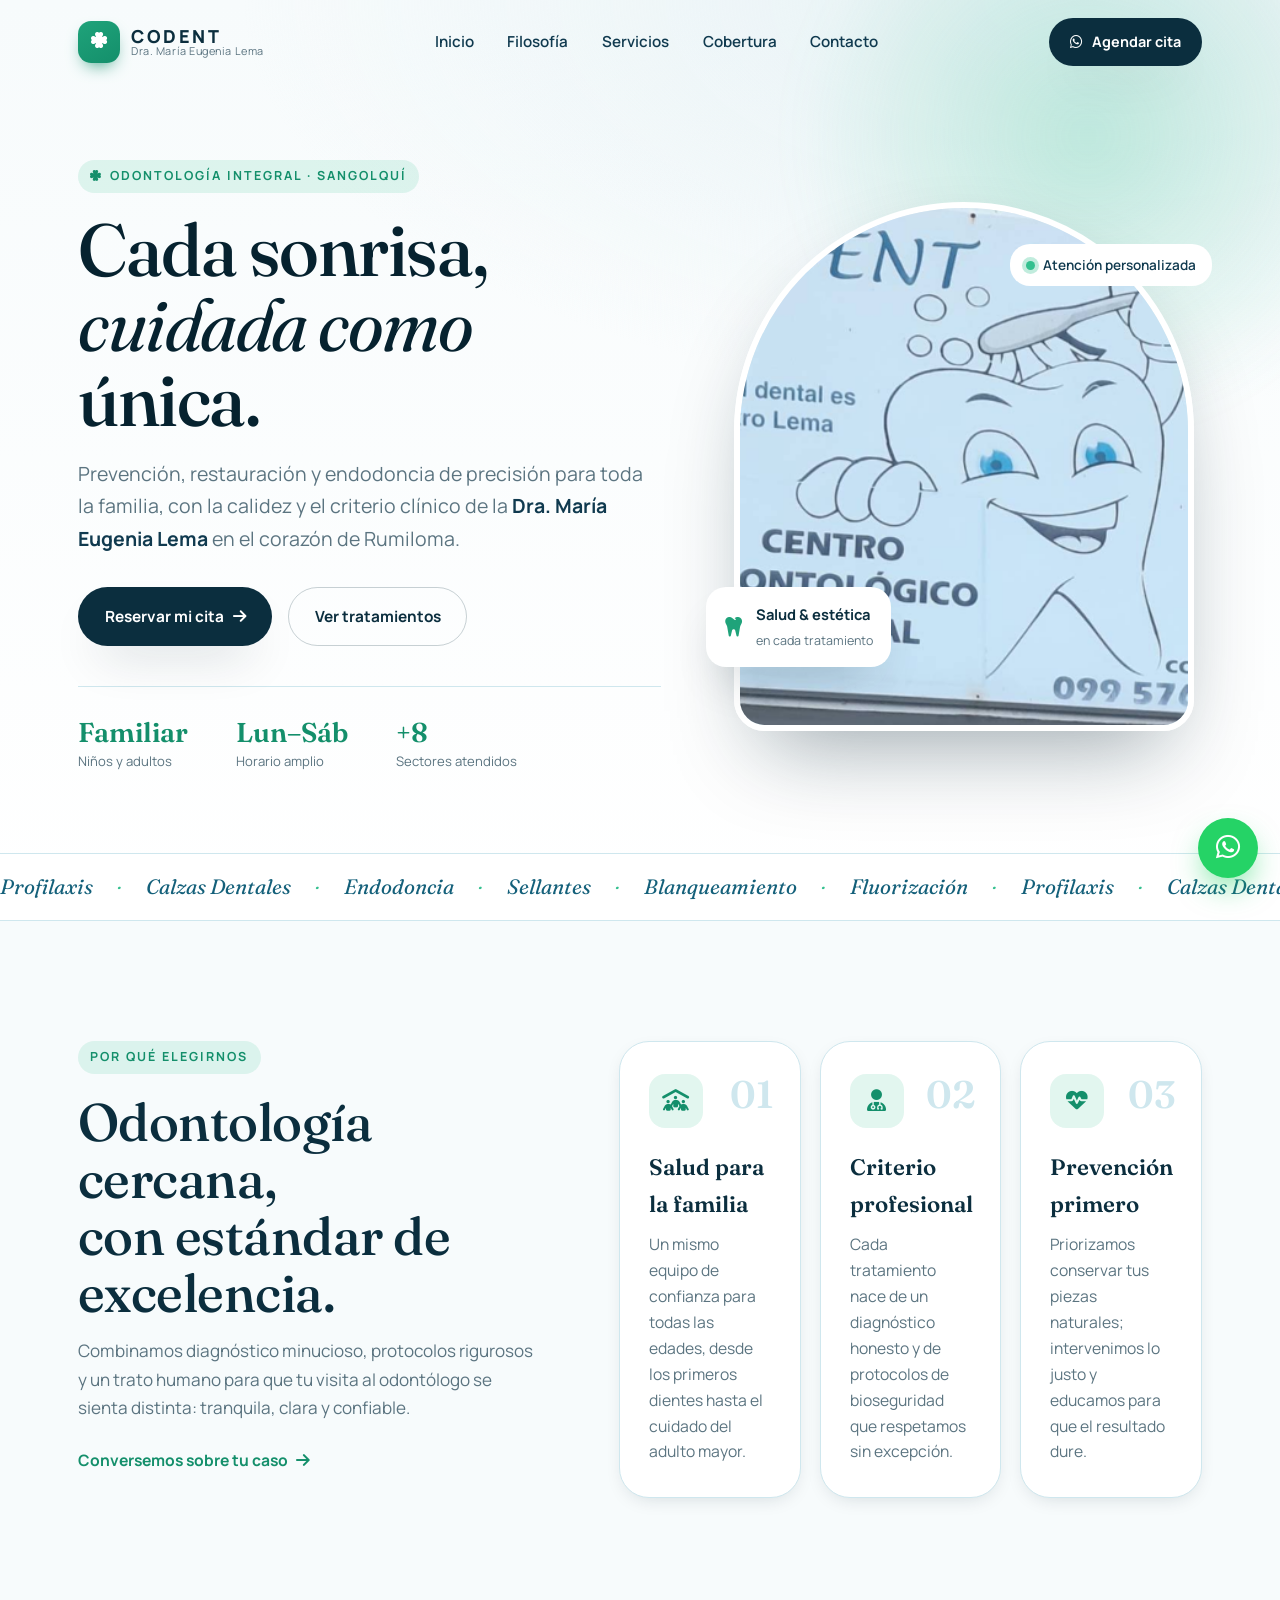
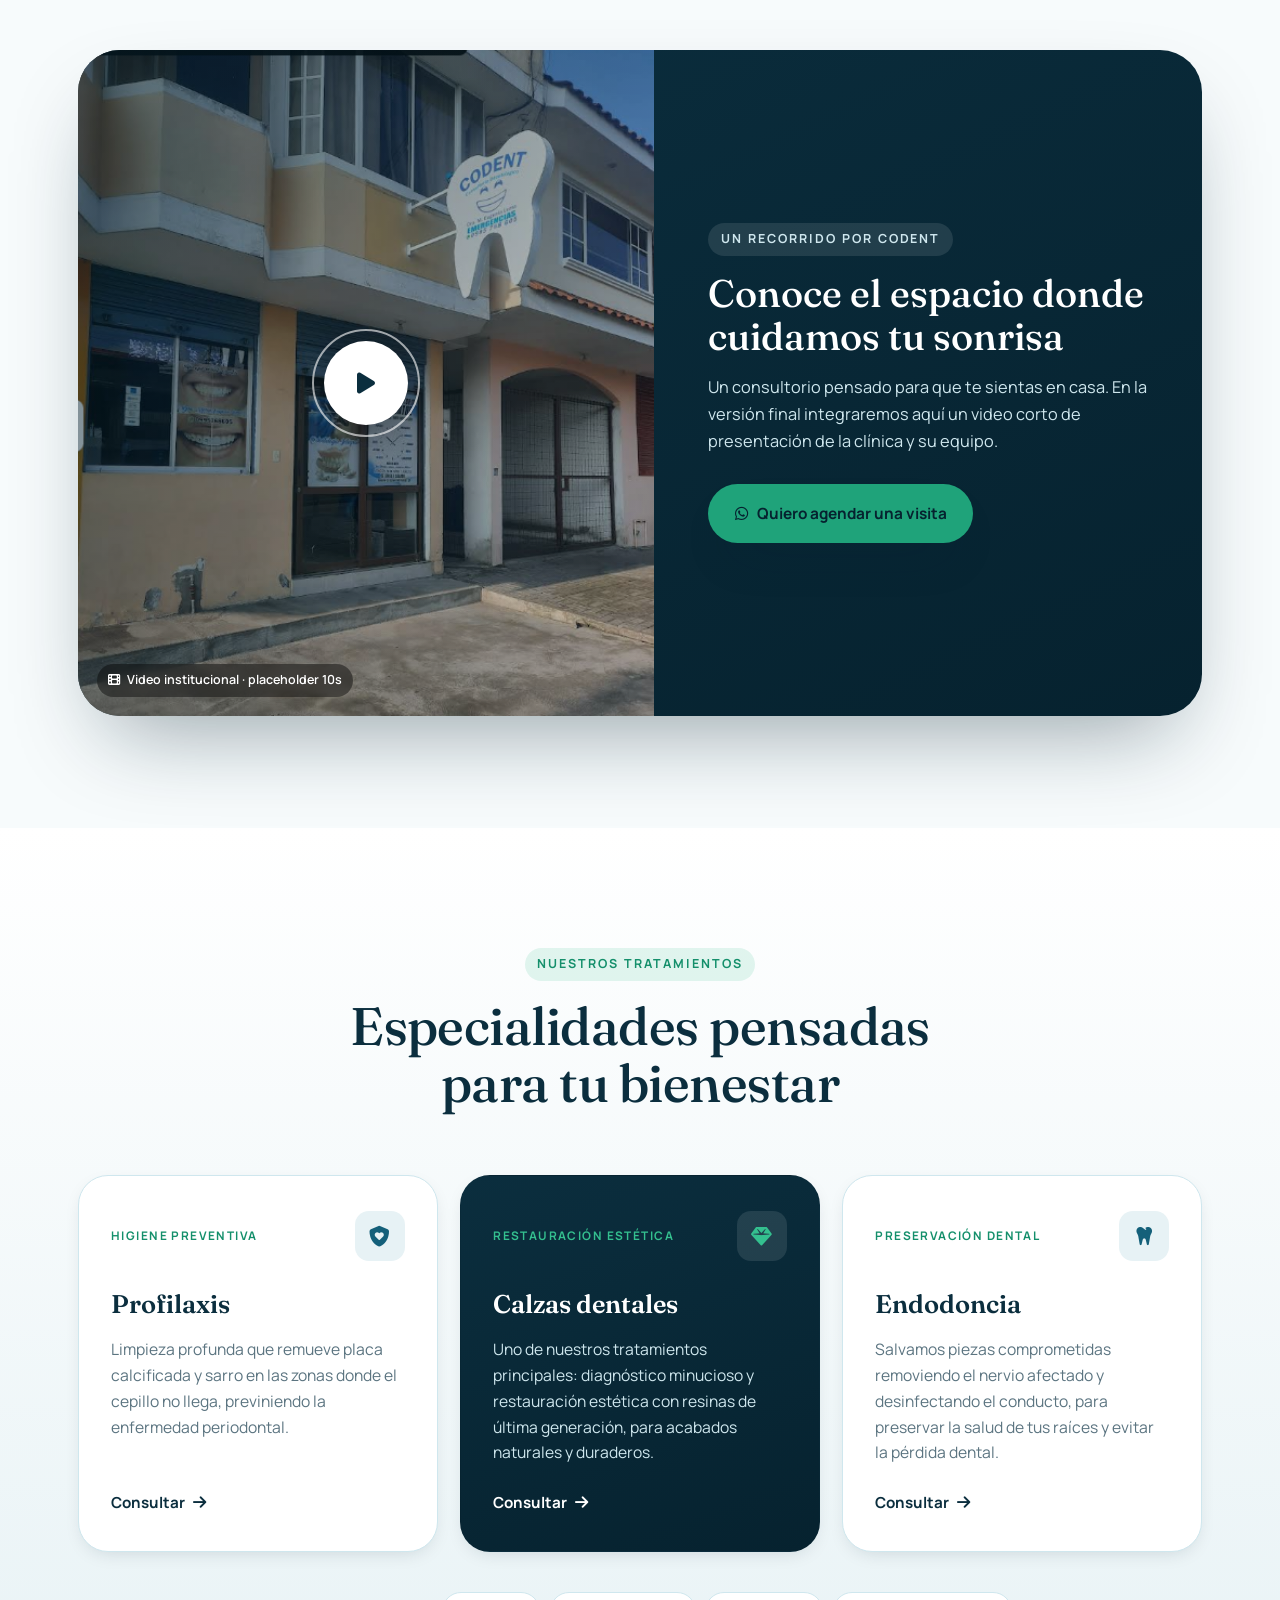
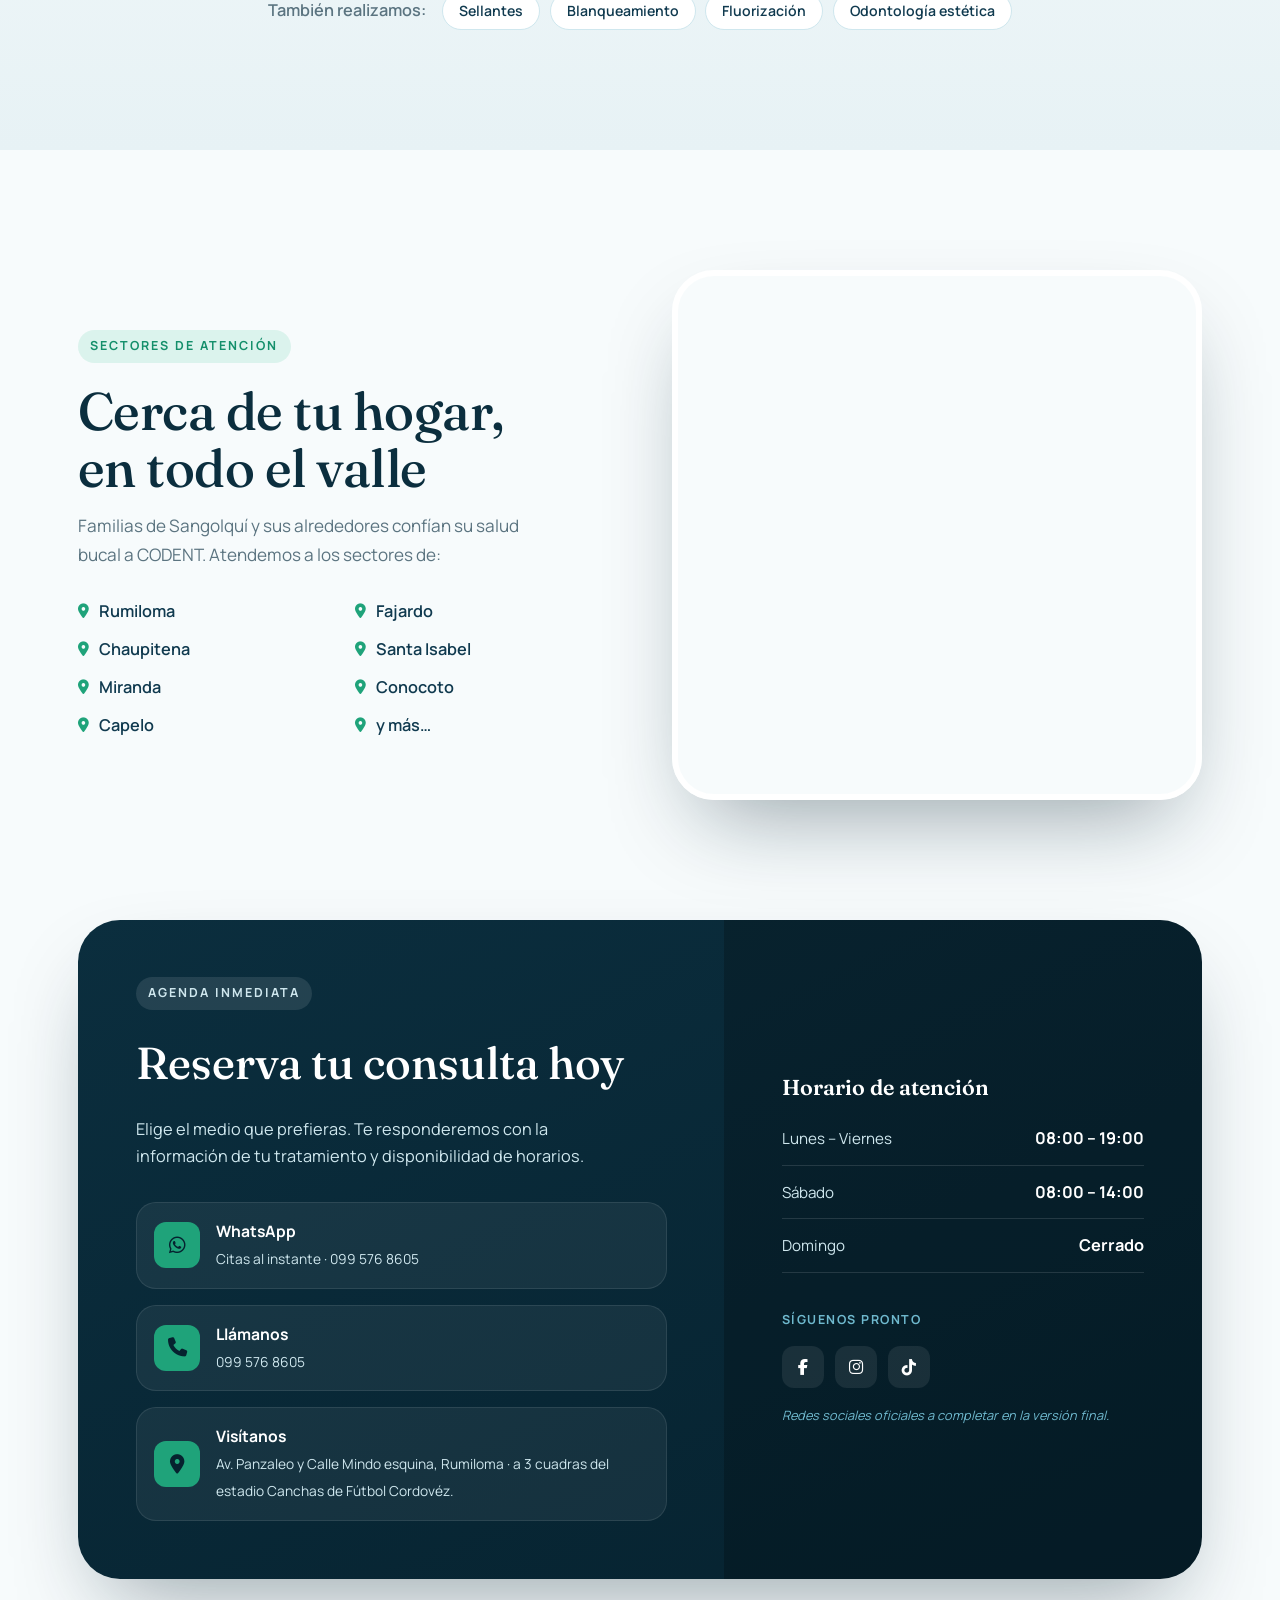
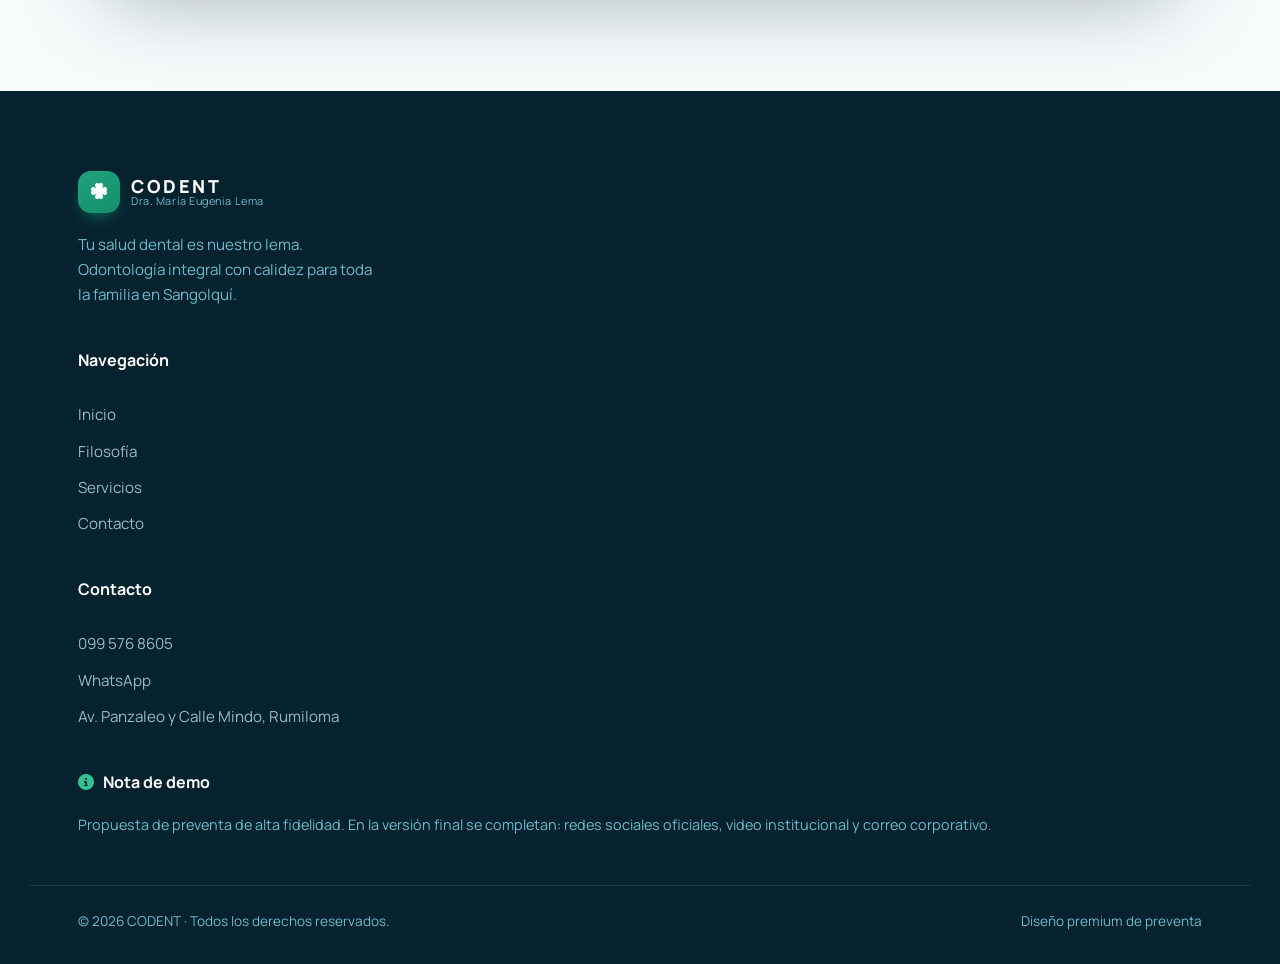
<file: index.html>
﻿<!DOCTYPE html>
<html lang="es">
<head>
    <meta charset="UTF-8">
    <meta name="viewport" content="width=device-width, initial-scale=1.0">
    <meta name="description" content="CODENT · Odontología Integral de la Dra. María Eugenia Lema en Sangolquí, Rumiloma. Prevención, calzas y endodoncia con calidez profesional para toda la familia. Citas: 099 576 8605.">
    <title>CODENT · Dra. María Eugenia Lema — Odontología Integral</title>

    <link rel="preconnect" href="https://fonts.googleapis.com">
    <link rel="preconnect" href="https://fonts.gstatic.com" crossorigin>
    <link href="https://fonts.googleapis.com/css2?family=Fraunces:ital,opsz,wght@0,9..144,400;0,9..144,500;0,9..144,600;1,9..144,400&family=Manrope:wght@300;400;500;600;700;800&display=swap" rel="stylesheet">

    <link rel="stylesheet" href="styles.css">
    <link rel="stylesheet" href="https://cdnjs.cloudflare.com/ajax/libs/font-awesome/6.5.1/css/all.min.css">
</head>
<body>

    <!-- ======= HEADER ======= -->
    <header class="site-header" id="header">
        <div class="shell header-inner">
            <a href="#inicio" class="brand">
                <span class="brand-mark" aria-hidden="true">
                    <i class="fa-solid fa-clover"></i>
                </span>
                <span class="brand-text">
                    <strong>CODENT</strong>
                    <em>Dra. María Eugenia Lema</em>
                </span>
            </a>

            <nav class="nav" id="nav">
                <a href="#inicio" class="nav-link">Inicio</a>
                <a href="#filosofia" class="nav-link">Filosofía</a>
                <a href="#servicios" class="nav-link">Servicios</a>
                <a href="#cobertura" class="nav-link">Cobertura</a>
                <a href="contacto.html" class="nav-link">Contacto</a>
            </nav>

            <div class="header-actions">
                <a href="contacto.html" target="_blank" rel="noopener" class="btn btn-solid btn-sm">
                    <i class="fa-brands fa-whatsapp"></i><span>Agendar cita</span>
                </a>
                <button class="burger" id="burger" aria-label="Abrir menú" aria-expanded="false">
                    <span></span><span></span><span></span>
                </button>
            </div>
        </div>
    </header>

    <main>
        <!-- ======= HERO ======= -->
        <section class="hero" id="inicio">
            <div class="hero-glow" aria-hidden="true"></div>
            <div class="shell hero-grid">
                <div class="hero-copy reveal">
                    <span class="eyebrow"><i class="fa-solid fa-clover"></i> Odontología integral · Sangolquí</span>
                    <h1>Cada sonrisa,<br><span class="serif-em">cuidada como</span> única.</h1>
                    <p class="lead">
                        Prevención, restauración y endodoncia de precisión para toda la familia,
                        con la calidez y el criterio clínico de la <strong>Dra. María Eugenia Lema</strong>
                        en el corazón de Rumiloma.
                    </p>
                    <div class="hero-cta">
                        <a href="contacto.html" target="_blank" rel="noopener" class="btn btn-solid">
                            <span>Reservar mi cita</span> <i class="fa-solid fa-arrow-right"></i>
                        </a>
                        <a href="#servicios" class="btn btn-ghost"><span>Ver tratamientos</span></a>
                    </div>
                    <ul class="hero-trust">
                        <li><strong>Familiar</strong><span>Niños y adultos</span></li>
                        <li><strong>Lun–Sáb</strong><span>Horario amplio</span></li>
                        <li><strong>+8</strong><span>Sectores atendidos</span></li>
                    </ul>
                </div>

                <div class="hero-visual reveal">
                    <div class="hero-arch">
                        <img src="imagenes/Captura de pantalla 2026-07-13 162841.png" alt="Identidad de CODENT, centro odontológico integral" loading="eager">
                    </div>
                    <div class="hero-chip chip-a">
                        <i class="fa-solid fa-tooth"></i>
                        <div><strong>Salud &amp; estética</strong><span>en cada tratamiento</span></div>
                    </div>
                    <div class="hero-chip chip-b">
                        <span class="dot"></span> Atención personalizada
                    </div>
                </div>
            </div>
            <div class="marquee" aria-hidden="true">
                <div class="marquee-track">
                    <span>Profilaxis</span><span>•</span><span>Calzas Dentales</span><span>•</span><span>Endodoncia</span><span>•</span><span>Sellantes</span><span>•</span><span>Blanqueamiento</span><span>•</span><span>Fluorización</span><span>•</span>
                    <span>Profilaxis</span><span>•</span><span>Calzas Dentales</span><span>•</span><span>Endodoncia</span><span>•</span><span>Sellantes</span><span>•</span><span>Blanqueamiento</span><span>•</span><span>Fluorización</span><span>•</span>
                </div>
            </div>
        </section>

        <!-- ======= FILOSOFÍA ======= -->
        <section class="philosophy" id="filosofia">
            <div class="shell phil-grid">
                <div class="phil-intro reveal">
                    <span class="eyebrow">Por qué elegirnos</span>
                    <h2 class="section-title">Odontología cercana,<br>con estándar de excelencia.</h2>
                    <p class="section-desc">
                        Combinamos diagnóstico minucioso, protocolos rigurosos y un trato humano
                        para que tu visita al odontólogo se sienta distinta: tranquila, clara y confiable.
                    </p>
                    <a href="contacto.html" class="text-link">Conversemos sobre tu caso <i class="fa-solid fa-arrow-right"></i></a>
                </div>
                <div class="phil-cards">
                    <article class="phil-card reveal">
                        <span class="phil-num">01</span>
                        <i class="fa-solid fa-people-roof"></i>
                        <h3>Salud para la familia</h3>
                        <p>Un mismo equipo de confianza para todas las edades, desde los primeros dientes hasta el cuidado del adulto mayor.</p>
                    </article>
                    <article class="phil-card reveal">
                        <span class="phil-num">02</span>
                        <i class="fa-solid fa-user-doctor"></i>
                        <h3>Criterio profesional</h3>
                        <p>Cada tratamiento nace de un diagnóstico honesto y de protocolos de bioseguridad que respetamos sin excepción.</p>
                    </article>
                    <article class="phil-card reveal">
                        <span class="phil-num">03</span>
                        <i class="fa-solid fa-heart-pulse"></i>
                        <h3>Prevención primero</h3>
                        <p>Priorizamos conservar tus piezas naturales; intervenimos lo justo y educamos para que el resultado dure.</p>
                    </article>
                </div>
            </div>
        </section>

        <!-- ======= VIDEO / INSTITUCIONAL ======= -->
        <section class="feature-video">
            <div class="shell">
                <div class="video-card reveal">
                    <div class="video-media">
                        <img src="imagenes/Captura de pantalla 2026-07-13 162918.png" alt="Fachada del consultorio CODENT en Rumiloma">
                        <button class="play" id="playBtn" aria-label="Reproducir video institucional">
                            <i class="fa-solid fa-play"></i>
                        </button>
                        <span class="video-tag"><i class="fa-solid fa-film"></i> Video institucional · placeholder 10s</span>
                    </div>
                    <div class="video-body">
                        <span class="eyebrow eyebrow-light">Un recorrido por CODENT</span>
                        <h2>Conoce el espacio donde cuidamos tu sonrisa</h2>
                        <p>Un consultorio pensado para que te sientas en casa. En la versión final integraremos aquí un video corto de presentación de la clínica y su equipo.</p>
                        <a href="contacto.html" target="_blank" rel="noopener" class="btn btn-solid btn-on-dark">
                            <i class="fa-brands fa-whatsapp"></i><span>Quiero agendar una visita</span>
                        </a>
                    </div>
                </div>
            </div>
        </section>

        <!-- ======= SERVICIOS ======= -->
        <section class="services" id="servicios">
            <div class="shell">
                <div class="section-head reveal">
                    <span class="eyebrow">Nuestros tratamientos</span>
                    <h2 class="section-title">Especialidades pensadas<br>para tu bienestar</h2>
                </div>

                <div class="services-grid">
                    <article class="svc reveal">
                        <div class="svc-top">
                            <span class="svc-kicker">Higiene preventiva</span>
                            <span class="svc-ico"><i class="fa-solid fa-shield-heart"></i></span>
                        </div>
                        <h3>Profilaxis</h3>
                        <p>Limpieza profunda que remueve placa calcificada y sarro en las zonas donde el cepillo no llega, previniendo la enfermedad periodontal.</p>
                        <a href="https://wa.me/593995768605?text=Hola,%20quiero%20información%20sobre%20Profilaxis." target="_blank" rel="noopener" class="svc-link">Consultar <i class="fa-solid fa-arrow-right"></i></a>
                    </article>

                    <article class="svc svc-feature reveal">
                        <div class="svc-top">
                            <span class="svc-kicker">Restauración estética</span>
                            <span class="svc-ico"><i class="fa-solid fa-gem"></i></span>
                        </div>
                        <h3>Calzas dentales</h3>
                        <p>Uno de nuestros tratamientos principales: diagnóstico minucioso y restauración estética con resinas de última generación, para acabados naturales y duraderos.</p>
                        <a href="https://wa.me/593995768605?text=Hola,%20quiero%20información%20sobre%20Calzas%20Dentales." target="_blank" rel="noopener" class="svc-link">Consultar <i class="fa-solid fa-arrow-right"></i></a>
                    </article>

                    <article class="svc reveal">
                        <div class="svc-top">
                            <span class="svc-kicker">Preservación dental</span>
                            <span class="svc-ico"><i class="fa-solid fa-tooth"></i></span>
                        </div>
                        <h3>Endodoncia</h3>
                        <p>Salvamos piezas comprometidas removiendo el nervio afectado y desinfectando el conducto, para preservar la salud de tus raíces y evitar la pérdida dental.</p>
                        <a href="https://wa.me/593995768605?text=Hola,%20quiero%20información%20sobre%20Endodoncia." target="_blank" rel="noopener" class="svc-link">Consultar <i class="fa-solid fa-arrow-right"></i></a>
                    </article>
                </div>

                <div class="services-extra reveal">
                    <span>También realizamos:</span>
                    <ul>
                        <li>Sellantes</li><li>Blanqueamiento</li><li>Fluorización</li><li>Odontología estética</li>
                    </ul>
                </div>
            </div>
        </section>

        <!-- ======= COBERTURA ======= -->
        <section class="coverage" id="cobertura">
            <div class="shell coverage-grid">
                <div class="coverage-copy reveal">
                    <span class="eyebrow">Sectores de atención</span>
                    <h2 class="section-title">Cerca de tu hogar,<br>en todo el valle</h2>
                    <p class="section-desc">Familias de Sangolquí y sus alrededores confían su salud bucal a CODENT. Atendemos a los sectores de:</p>
                    <ul class="sectors">
                        <li><i class="fa-solid fa-location-dot"></i> Rumiloma</li>
                        <li><i class="fa-solid fa-location-dot"></i> Fajardo</li>
                        <li><i class="fa-solid fa-location-dot"></i> Chaupitena</li>
                        <li><i class="fa-solid fa-location-dot"></i> Santa Isabel</li>
                        <li><i class="fa-solid fa-location-dot"></i> Miranda</li>
                        <li><i class="fa-solid fa-location-dot"></i> Conocoto</li>
                        <li><i class="fa-solid fa-location-dot"></i> Capelo</li>
                        <li><i class="fa-solid fa-location-dot"></i> y más…</li>
                    </ul>
                </div>
                <div class="coverage-visual reveal">
                    <div class="map-frame">
                        <iframe
                            title="Ubicación de CODENT en Sangolquí"
                            src="https://www.google.com/maps/embed?pb=!1m18!1m12!1m3!1d3989.673646879893!2d-78.47576288524653!3d-0.327457999761066!2m3!1f0!2f0!3f0!3m2!1i1024!2i768!4f13.1!3m3!1m2!1s0x91d5bd2b1776b499%3A0x4a9849add5fd6182!2sCODENT%20ODONTOLOGIA%20INTEGRAL%20DRA.%20EUGENIA%20LEMA!5e0!3m2!1ses!2sec!4v1700000000000!5m2!1ses!2sec"
                            width="100%" height="100%" style="border:0;" allowfullscreen="" loading="lazy" referrerpolicy="no-referrer-when-downgrade">
                        </iframe>
                    </div>
                </div>
            </div>
        </section>

        <!-- ======= CONTACTO ======= -->
        <section class="contact" id="contacto">
            <div class="shell">
                <div class="contact-card reveal">
                    <div class="contact-copy">
                        <span class="eyebrow eyebrow-light">Agenda inmediata</span>
                        <h2>Reserva tu consulta hoy</h2>
                        <p>Elige el medio que prefieras. Te responderemos con la información de tu tratamiento y disponibilidad de horarios.</p>
                        <div class="contact-methods">
                            <a href="https://wa.me/593995768605?text=Hola%20Dra.%20Lema,%20deseo%20agendar%20una%20cita." target="_blank" rel="noopener" class="method">
                                <span class="method-ico"><i class="fa-brands fa-whatsapp"></i></span>
                                <span class="method-txt"><strong>WhatsApp</strong><em>Citas al instante · 099 576 8605</em></span>
                            </a>
                            <a href="tel:0995768605" class="method">
                                <span class="method-ico"><i class="fa-solid fa-phone"></i></span>
                                <span class="method-txt"><strong>Llámanos</strong><em>099 576 8605</em></span>
                            </a>
                            <div class="method method-static">
                                <span class="method-ico"><i class="fa-solid fa-location-dot"></i></span>
                                <span class="method-txt"><strong>Visítanos</strong><em>Av. Panzaleo y Calle Mindo esquina, Rumiloma · a 3 cuadras del estadio Canchas de Fútbol Cordovéz.</em></span>
                            </div>
                        </div>
                    </div>
                    <div class="contact-side">
                        <h3>Horario de atención</h3>
                        <ul class="hours">
                            <li><span>Lunes – Viernes</span><strong>08:00 – 19:00</strong></li>
                            <li><span>Sábado</span><strong>08:00 – 14:00</strong></li>
                            <li><span>Domingo</span><strong>Cerrado</strong></li>
                        </ul>
                        <div class="social-placeholder">
                            <span>Síguenos pronto</span>
                            <div class="social-row">
                                <a href="#" class="soc" aria-label="Facebook (por definir)"><i class="fa-brands fa-facebook-f"></i></a>
                                <a href="#" class="soc" aria-label="Instagram (por definir)"><i class="fa-brands fa-instagram"></i></a>
                                <a href="#" class="soc" aria-label="TikTok (por definir)"><i class="fa-brands fa-tiktok"></i></a>
                            </div>
                            <em class="hint">Redes sociales oficiales a completar en la versión final.</em>
                        </div>
                    </div>
                </div>
            </div>
        </section>
    </main>

    <!-- ======= FOOTER ======= -->
    <footer class="site-footer">
        <div class="shell footer-grid">
            <div class="footer-brand">
                <a href="#inicio" class="brand brand-footer">
                    <span class="brand-mark"><i class="fa-solid fa-clover"></i></span>
                    <span class="brand-text"><strong>CODENT</strong><em>Dra. María Eugenia Lema</em></span>
                </a>
                <p>Tu salud dental es nuestro lema. Odontología integral con calidez para toda la familia en Sangolquí.</p>
            </div>
            <div class="footer-col">
                <h4>Navegación</h4>
                <a href="#inicio">Inicio</a>
                <a href="#filosofia">Filosofía</a>
                <a href="#servicios">Servicios</a>
                <a href="contacto.html">Contacto</a>
            </div>
            <div class="footer-col">
                <h4>Contacto</h4>
                <a href="tel:0995768605">099 576 8605</a>
                <a href="https://wa.me/593995768605" target="_blank" rel="noopener">WhatsApp</a>
                <span>Av. Panzaleo y Calle Mindo, Rumiloma</span>
            </div>
            <div class="footer-note">
                <h4><i class="fa-solid fa-circle-info"></i> Nota de demo</h4>
                <p>Propuesta de preventa de alta fidelidad. En la versión final se completan: redes sociales oficiales, video institucional y correo corporativo.</p>
            </div>
        </div>
        <div class="shell footer-bottom">
            <p>© 2026 CODENT · Todos los derechos reservados.</p>
            <p>Diseño premium de preventa</p>
        </div>
    </footer>

    <a href="https://wa.me/593995768605?text=Hola%20Dra.%20Lema,%20deseo%20agendar%20una%20cita." target="_blank" rel="noopener" class="wa-float" aria-label="Escríbenos por WhatsApp">
        <i class="fa-brands fa-whatsapp"></i>
    </a>

    <script src="script.js"></script>
</body>
</html>
</file>
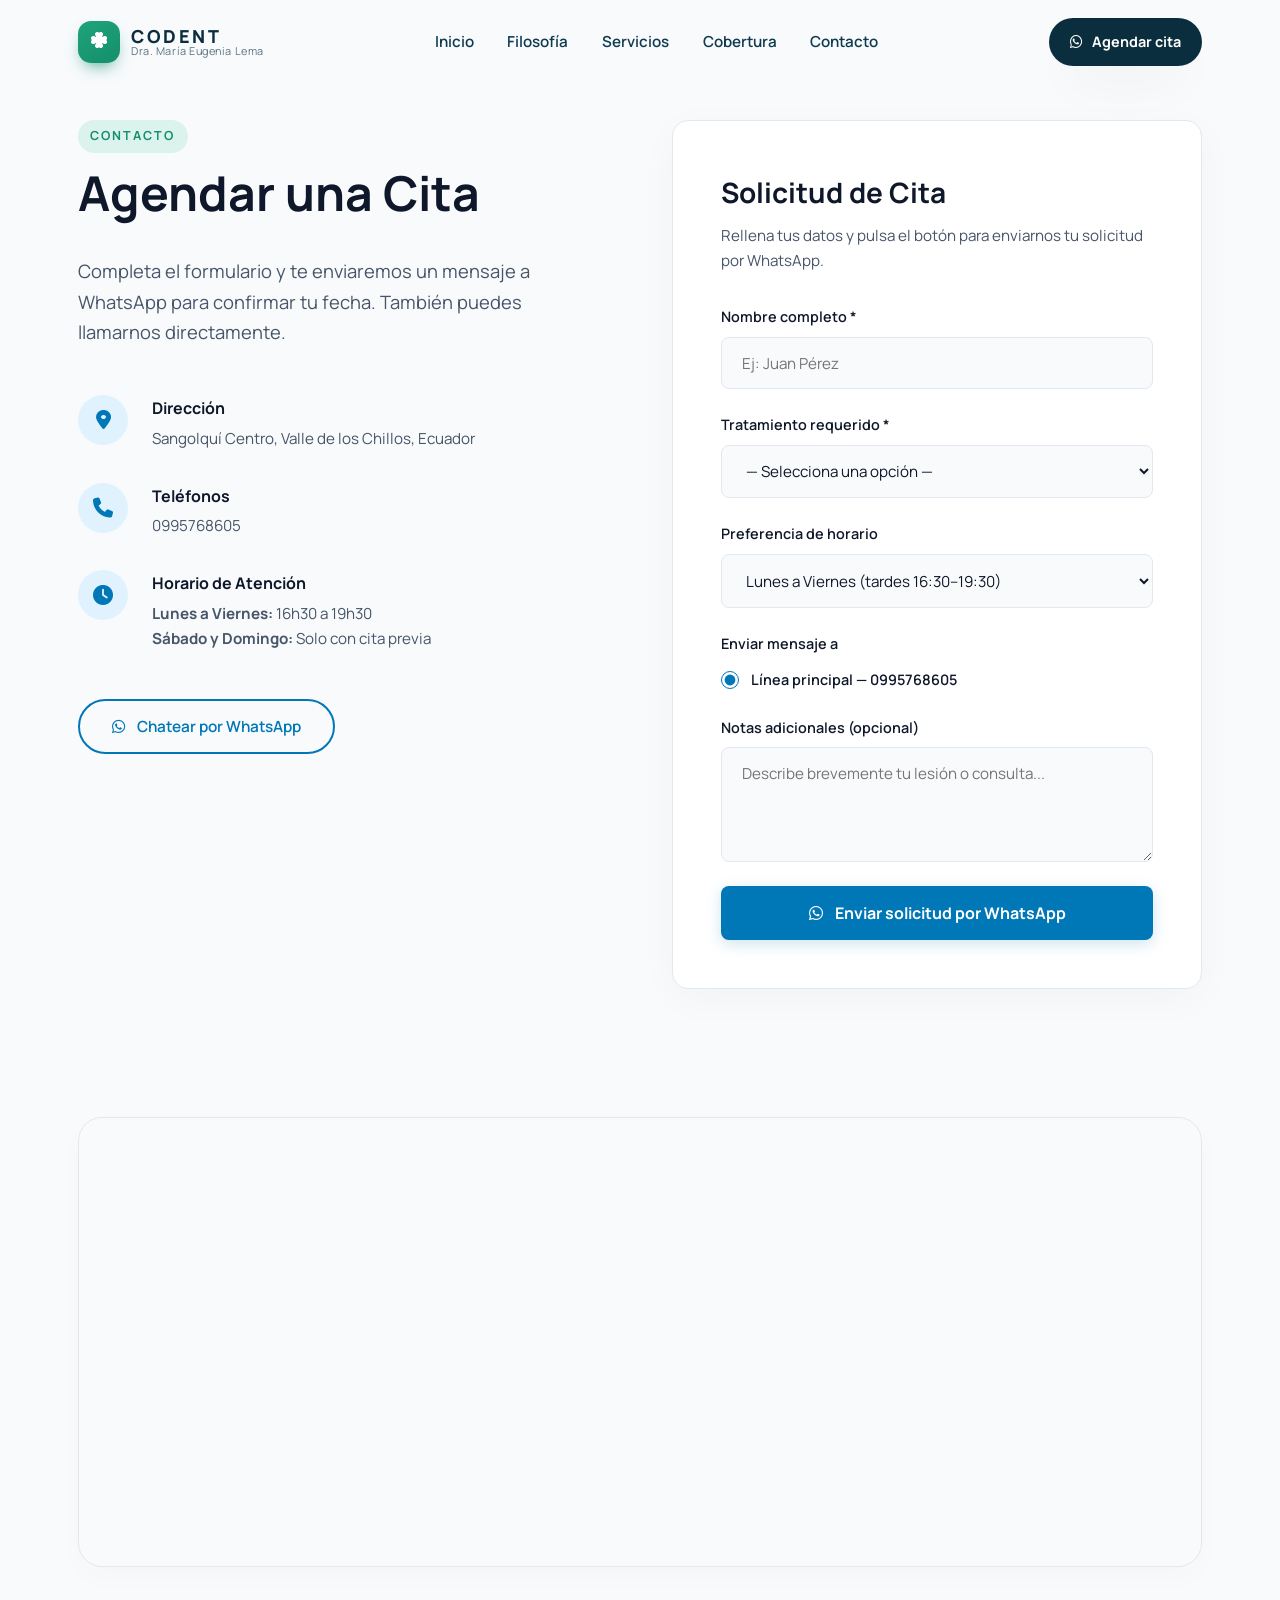
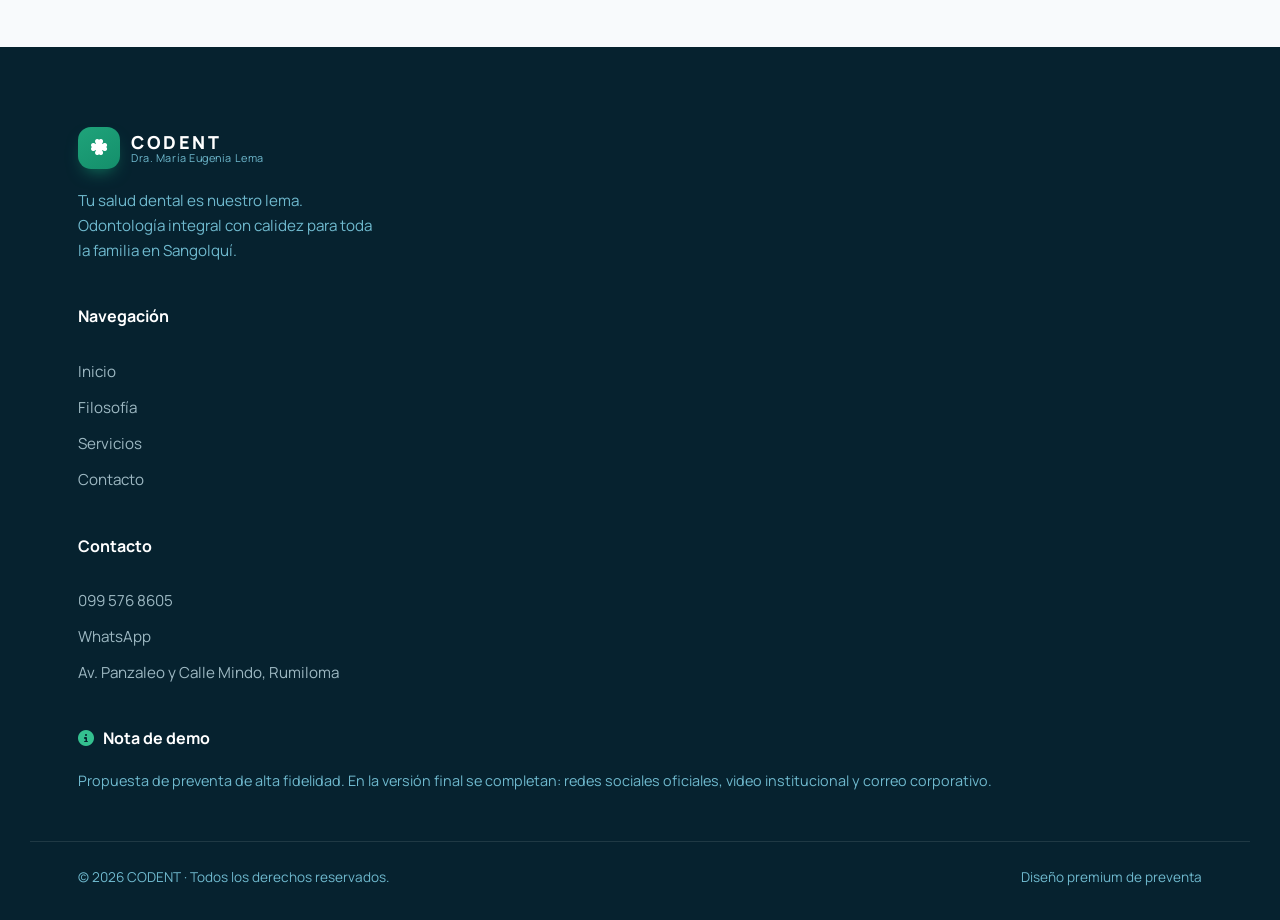
<file: contacto.html>
﻿<!DOCTYPE html>
<html lang="es">
<head>
    <meta charset="UTF-8">
    <meta name="viewport" content="width=device-width, initial-scale=1.0">
    <meta name="description" content="Agenda tu cita en línea. Rellena el formulario y envíanos tu solicitud directamente a nuestro WhatsApp.">
    <title>Agendar Cita | Formulario de Contacto Directo</title>
    
    <meta charset="UTF-8">
    <meta name="viewport" content="width=device-width, initial-scale=1.0">
    
    

    <link rel="preconnect" href="https://fonts.googleapis.com">
    <link rel="preconnect" href="https://fonts.gstatic.com" crossorigin>
    <link href="https://fonts.googleapis.com/css2?family=Fraunces:ital,opsz,wght@0,9..144,400;0,9..144,500;0,9..144,600;1,9..144,400&family=Manrope:wght@300;400;500;600;700;800&display=swap" rel="stylesheet">

    <link rel="stylesheet" href="styles.css">
    <link rel="stylesheet" href="https://cdnjs.cloudflare.com/ajax/libs/font-awesome/6.5.1/css/all.min.css">

</head>
<body>

<header class="site-header" id="header">
        <div class="shell header-inner">
            <a href="index.html#inicio" class="brand">
                <span class="brand-mark" aria-hidden="true">
                    <i class="fa-solid fa-clover"></i>
                </span>
                <span class="brand-text">
                    <strong>CODENT</strong>
                    <em>Dra. María Eugenia Lema</em>
                </span>
            </a>

            <nav class="nav" id="nav">
                <a href="index.html#inicio" class="nav-link">Inicio</a>
                <a href="index.html#filosofia" class="nav-link">Filosofía</a>
                <a href="index.html#servicios" class="nav-link">Servicios</a>
                <a href="index.html#cobertura" class="nav-link">Cobertura</a>
                <a href="contacto.html" class="nav-link">Contacto</a>
            </nav>

            <div class="header-actions">
                <a href="contacto.html" target="_blank" rel="noopener" class="btn btn-solid btn-sm">
                    <i class="fa-brands fa-whatsapp"></i><span>Agendar cita</span>
                </a>
                <button class="burger" id="burger" aria-label="Abrir menú" aria-expanded="false">
                    <span></span><span></span><span></span>
                </button>
            </div>
        </div>
    </header>

<main class="contact-page-main">
    <section class="contact-form-section">
        <div class="shell contact-grid-container">
            <!-- Columna de Información -->
            <div class="contact-info-col reveal">
                <span class="eyebrow">Contacto</span>
                <h1 class="page-title">Agendar una Cita</h1>
                <p class="lead-text">Completa el formulario y te enviaremos un mensaje a WhatsApp para confirmar tu fecha. También puedes llamarnos directamente.</p>
                
                <div class="info-blocks">
                    <div class="info-item">
                        <div class="info-icon"><i class="fa-solid fa-location-dot"></i></div>
                        <div class="info-text">
                            <h4>Dirección</h4>
                            <p>Sangolquí Centro, Valle de los Chillos, Ecuador</p>
                        </div>
                    </div>
                    
                    <div class="info-item">
                        <div class="info-icon"><i class="fa-solid fa-phone"></i></div>
                        <div class="info-text">
                            <h4>Teléfonos</h4>
                            <p>0995768605</p>
                        </div>
                    </div>

                    
                    
                    <div class="info-item">
                        <div class="info-icon"><i class="fa-solid fa-clock"></i></div>
                        <div class="info-text">
                            <h4>Horario de Atención</h4>
                            <p><strong>Lunes a Viernes:</strong> 16h30 a 19h30<br><strong>Sábado y Domingo:</strong> Solo con cita previa</p>
                        </div>
                    </div>
                </div>

                <a href="https://wa.me/593995768605?text=Hola,%20deseo%20más%20información." target="_blank" rel="noopener" class="btn btn-line btn-wa-chat">
                    <i class="fa-brands fa-whatsapp"></i> <span>Chatear por WhatsApp</span>
                </a>
            </div>

            <!-- Columna del Formulario -->
            <div class="contact-form-col reveal">
                <div class="form-card">
                    <h3>Solicitud de Cita</h3>
                    <p class="form-instructions">Rellena tus datos y pulsa el botón para enviarnos tu solicitud por WhatsApp.</p>
                    
                    <form id="appointmentForm" class="appointment-form">
                        <div class="form-group">
                            <label for="fullName">Nombre completo *</label>
                            <input type="text" id="fullName" placeholder="Ej: Juan Pérez" required>
                        </div>

                        <div class="form-group">
                            <label for="treatment">Tratamiento requerido *</label>
                            <select id="treatment" required>
                                <option value="" disabled selected>— Selecciona una opción —</option>
                                <option value="Profilaxis">Profilaxis (Limpieza Dental)</option>
                                <option value="Calzas Dentales">Calzas Dentales (Restauración)</option>
                                <option value="Endodoncia">Endodoncia (Tratamiento de conducto)</option>
                                <option value="Ortodoncia">Ortodoncia (Brackets/Alineadores)</option>
                                <option value="Estética Dental">Estética Dental (Diseño/Blanqueamiento)</option>
                                <option value="Otro">Otro tratamiento / Consulta general</option>
                            </select>
                        </div>

                        <div class="form-group">
                            <label for="timePreference">Preferencia de horario</label>
                            <select id="timePreference">
                                <option value="Lunes a Viernes (tardes 16:30-19:30)">Lunes a Viernes (tardes 16:30–19:30)</option>
                                <option value="Sábados (con cita previa)">Sábados (con cita previa)</option>
                                <option value="Cualquier horario disponible">Cualquier horario disponible</option>
                            </select>
                        </div>

                        <div class="form-group">
                            <label>Enviar mensaje a</label>
                            <div class="radio-group">
                                <label class="radio-label">
                                    <input type="radio" name="phoneLine" value="593995768605" checked>
                                    <span>Línea principal — 0995768605</span>
                                </label>
                            </div>
                        </div>

                        <div class="form-group">
                            <label for="notes">Notas adicionales (opcional)</label>
                            <textarea id="notes" rows="4" placeholder="Describe brevemente tu lesión o consulta..."></textarea>
                        </div>

                        <button type="submit" class="btn btn-solid btn-submit">
                            <i class="fa-brands fa-whatsapp"></i> <span>Enviar solicitud por WhatsApp</span>
                        </button>
                    </form>
                </div>
            </div>
        </div>
    </section>

    <!-- Mapa -->
    <section class="contact-map-section">
        <div class="shell">
            <div class="map-wrapper">
                <iframe
                            title="Ubicación de CODENT en Sangolquí"
                            src="https://www.google.com/maps/embed?pb=!1m18!1m12!1m3!1d3989.673646879893!2d-78.47576288524653!3d-0.327457999761066!2m3!1f0!2f0!3f0!3m2!1i1024!2i768!4f13.1!3m3!1m2!1s0x91d5bd2b1776b499%3A0x4a9849add5fd6182!2sCODENT%20ODONTOLOGIA%20INTEGRAL%20DRA.%20EUGENIA%20LEMA!5e0!3m2!1ses!2sec!4v1700000000000!5m2!1ses!2sec"
                            width="100%" height="100%" style="border:0;" allowfullscreen="" loading="lazy" referrerpolicy="no-referrer-when-downgrade">
                        </iframe>
            </div>
        </div>
    </section>
</main>

<footer class="site-footer">
        <div class="shell footer-grid">
            <div class="footer-brand">
                <a href="index.html#inicio" class="brand brand-footer">
                    <span class="brand-mark"><i class="fa-solid fa-clover"></i></span>
                    <span class="brand-text"><strong>CODENT</strong><em>Dra. María Eugenia Lema</em></span>
                </a>
                <p>Tu salud dental es nuestro lema. Odontología integral con calidez para toda la familia en Sangolquí.</p>
            </div>
            <div class="footer-col">
                <h4>Navegación</h4>
                <a href="index.html#inicio">Inicio</a>
                <a href="index.html#filosofia">Filosofía</a>
                <a href="index.html#servicios">Servicios</a>
                <a href="index.html#contacto">Contacto</a>
            </div>
            <div class="footer-col">
                <h4>Contacto</h4>
                <a href="tel:0995768605">099 576 8605</a>
                <a href="https://wa.me/593995768605" target="_blank" rel="noopener">WhatsApp</a>
                <span>Av. Panzaleo y Calle Mindo, Rumiloma</span>
            </div>
            <div class="footer-note">
                <h4><i class="fa-solid fa-circle-info"></i> Nota de demo</h4>
                <p>Propuesta de preventa de alta fidelidad. En la versión final se completan: redes sociales oficiales, video institucional y correo corporativo.</p>
            </div>
        </div>
        <div class="shell footer-bottom">
            <p>© 2026 CODENT · Todos los derechos reservados.</p>
            <p>Diseño premium de preventa</p>
        </div>
    </footer>

<script src="script.js"></script>
</body>
</html>
</file>
<file: styles.css>
/* ============================================================
   CODENT · Dra. María Eugenia Lema
   Paleta extraída de la identidad: azul cielo + navy profundo
   + acento jade (trébol). Sistema editorial premium.
   ============================================================ */

:root {
    /* Marca */
    --navy-900: #06222F;
    --navy-800: #0B2E3E;
    --navy-700: #103A4F;
    --teal-600: #14607A;
    --sky-400:  #6FB9CE;
    --sky-300:  #9DB8C2;
    --sky-200:  #CFE7EE;
    --sky-100:  #E7F2F5;

    --jade-600: #148F6B;
    --jade-500: #1FA37A;
    --jade-400: #34C08F;

    --sand:     #F4EFE7;
    --porcelain:#F7FBFC;
    --white:    #FFFFFF;
    --ink:      #0D2530;
    --muted:    #5B7480;

    /* Semántica */
    --bg:        var(--porcelain);
    --accent:    var(--jade-500);
    --accent-dk: var(--jade-600);

    /* Tipografía */
    --serif: "Fraunces", Georgia, serif;
    --sans:  "Manrope", system-ui, -apple-system, sans-serif;

    /* Formas */
    --r-sm: 12px;
    --r-md: 20px;
    --r-lg: 30px;
    --r-xl: 42px;

    --shadow-sm: 0 6px 20px -8px rgba(6,34,47,.18);
    --shadow-md: 0 24px 50px -22px rgba(6,34,47,.30);
    --shadow-lg: 0 40px 90px -30px rgba(6,34,47,.42);

    --shell: 1220px;
    --ease: cubic-bezier(.22,.61,.36,1);
}

*, *::before, *::after { box-sizing: border-box; }
* { margin: 0; }

html { scroll-behavior: smooth; -webkit-text-size-adjust: 100%; }

body {
    font-family: var(--sans);
    color: var(--ink);
    background: var(--bg);
    line-height: 1.65;
    font-size: 1.02rem;
    -webkit-font-smoothing: antialiased;
    overflow-x: hidden;
}

img { max-width: 100%; display: block; }
a { color: inherit; text-decoration: none; }
ul { list-style: none; padding: 0; }

.shell {
    width: 100%;
    max-width: var(--shell);
    margin-inline: auto;
    padding-inline: clamp(20px, 5vw, 48px);
}

.serif-em { font-family: var(--serif); font-style: italic; font-weight: 400; }

/* ---------- Eyebrow / titles ---------- */
.eyebrow {
    display: inline-flex;
    align-items: center;
    gap: .5em;
    font-size: .78rem;
    font-weight: 700;
    letter-spacing: .16em;
    text-transform: uppercase;
    color: var(--accent-dk);
    background: color-mix(in srgb, var(--jade-400) 14%, transparent);
    padding: .5em 1em;
    border-radius: 999px;
}
.eyebrow-light { color: var(--sky-200); background: rgba(255,255,255,.1); }

.section-title {
    font-family: var(--serif);
    font-weight: 500;
    font-size: clamp(2rem, 4.4vw, 3.3rem);
    line-height: 1.08;
    letter-spacing: -.01em;
    color: var(--navy-800);
}
.section-desc { color: var(--muted); font-size: 1.07rem; max-width: 46ch; margin-top: 1rem; }

.section-head { text-align: center; max-width: 720px; margin: 0 auto clamp(2.5rem, 5vw, 4rem); }
.section-head .eyebrow { margin-bottom: 1rem; }

/* ---------- Buttons ---------- */
.btn {
    --pad: 1rem 1.6rem;
    display: inline-flex;
    align-items: center;
    justify-content: center;
    gap: .6em;
    padding: var(--pad);
    border-radius: 999px;
    font-family: var(--sans);
    font-weight: 700;
    font-size: .96rem;
    cursor: pointer;
    border: 1.5px solid transparent;
    transition: transform .35s var(--ease), box-shadow .35s var(--ease), background .3s, color .3s;
    will-change: transform;
}
.btn i { transition: transform .35s var(--ease); }
.btn-sm { --pad: .7rem 1.25rem; font-size: .9rem; }

.btn-solid {
    background: var(--navy-800);
    color: var(--white);
    box-shadow: var(--shadow-md);
}
.btn-solid:hover { transform: translateY(-3px); background: var(--navy-900); }
.btn-solid:hover i { transform: translateX(4px); }

.btn-on-dark { background: var(--jade-500); color: var(--navy-900); }
.btn-on-dark:hover { background: var(--jade-400); }

.btn-ghost {
    background: transparent;
    color: var(--navy-800);
    border-color: color-mix(in srgb, var(--navy-800) 22%, transparent);
}
.btn-ghost:hover { background: var(--white); border-color: var(--navy-800); transform: translateY(-3px); box-shadow: var(--shadow-sm); }

.text-link {
    display: inline-flex; align-items: center; gap: .5em;
    font-weight: 700; color: var(--accent-dk); font-size: .98rem;
    border-bottom: 1.5px solid transparent; padding-bottom: 2px;
    transition: gap .3s var(--ease), border-color .3s;
}
.text-link:hover { gap: .85em; border-color: var(--accent); }

/* ============================================================
   HEADER
   ============================================================ */
.site-header {
    position: fixed;
    inset: 0 0 auto 0;
    z-index: 100;
    padding: 1.1rem 0;
    transition: padding .4s var(--ease), background .4s, box-shadow .4s, border-color .4s;
    border-bottom: 1px solid transparent;
}
.site-header.scrolled {
    padding: .55rem 0;
    background: color-mix(in srgb, var(--porcelain) 82%, transparent);
    backdrop-filter: saturate(160%) blur(16px);
    -webkit-backdrop-filter: saturate(160%) blur(16px);
    box-shadow: var(--shadow-sm);
    border-bottom-color: var(--sky-200);
}
.header-inner { display: flex; align-items: center; justify-content: space-between; gap: 1.5rem; }

.brand { display: inline-flex; align-items: center; gap: .7rem; }
.brand-mark {
    width: 42px; height: 42px;
    display: grid; place-items: center;
    border-radius: 13px;
    background: linear-gradient(150deg, var(--jade-500), var(--jade-600));
    color: var(--white);
    font-size: 1.15rem;
    box-shadow: 0 8px 18px -8px var(--jade-600);
    flex-shrink: 0;
}
.brand-text { display: flex; flex-direction: column; line-height: 1.05; }
.brand-text strong { font-weight: 800; letter-spacing: .14em; font-size: 1.12rem; color: var(--navy-800); }
.brand-text em { font-style: normal; font-size: .68rem; letter-spacing: .05em; color: var(--muted); }

.nav { display: none; gap: .3rem; }
.nav-link {
    position: relative;
    padding: .5rem .9rem;
    font-weight: 600;
    font-size: .95rem;
    color: var(--navy-700);
    border-radius: 999px;
    transition: color .3s, background .3s;
}
.nav-link::after {
    content: ""; position: absolute; left: 50%; bottom: .3rem;
    width: 5px; height: 5px; border-radius: 50%;
    background: var(--accent); transform: translateX(-50%) scale(0);
    transition: transform .3s var(--ease);
}
.nav-link:hover { color: var(--accent-dk); }
.nav-link.active { color: var(--accent-dk); }
.nav-link.active::after { transform: translateX(-50%) scale(1); }

.header-actions { display: flex; align-items: center; gap: .8rem; }

.burger {
    display: inline-flex; flex-direction: column; gap: 5px;
    width: 44px; height: 44px; align-items: center; justify-content: center;
    background: var(--white); border: 1px solid var(--sky-200);
    border-radius: 12px; cursor: pointer;
}
.burger span { width: 20px; height: 2px; background: var(--navy-800); border-radius: 2px; transition: transform .3s, opacity .3s; }
.burger.open span:nth-child(1) { transform: translateY(7px) rotate(45deg); }
.burger.open span:nth-child(2) { opacity: 0; }
.burger.open span:nth-child(3) { transform: translateY(-7px) rotate(-45deg); }

/* Mobile nav overlay */
.nav.open {
    display: flex; flex-direction: column; gap: .2rem;
    position: fixed; inset: 74px 16px auto 16px;
    background: var(--white);
    padding: 1rem;
    border-radius: var(--r-md);
    box-shadow: var(--shadow-lg);
    border: 1px solid var(--sky-200);
    animation: dropIn .35s var(--ease);
}
.nav.open .nav-link { font-size: 1.05rem; padding: .85rem 1rem; }
@keyframes dropIn { from { opacity: 0; transform: translateY(-12px); } to { opacity: 1; transform: translateY(0); } }

/* ============================================================
   HERO
   ============================================================ */
.hero {
    position: relative;
    padding: clamp(7rem, 16vw, 10rem) 0 0;
    background:
        radial-gradient(120% 80% at 85% 0%, var(--sky-100) 0%, transparent 55%),
        linear-gradient(180deg, var(--porcelain) 0%, var(--white) 100%);
    overflow: hidden;
}
.hero-glow {
    position: absolute; top: -20%; right: -10%;
    width: 55vw; height: 55vw; max-width: 640px; max-height: 640px;
    background: radial-gradient(circle, color-mix(in srgb, var(--jade-400) 26%, transparent), transparent 65%);
    filter: blur(20px); z-index: 0; pointer-events: none;
}
.hero-grid {
    position: relative; z-index: 1;
    display: grid; gap: clamp(2.5rem, 6vw, 4rem);
    align-items: center;
    padding-bottom: clamp(3rem, 7vw, 5rem);
}
.hero-copy h1 {
    font-family: var(--serif);
    font-weight: 500;
    font-size: clamp(2.6rem, 7vw, 4.6rem);
    line-height: 1.02;
    letter-spacing: -.02em;
    color: var(--navy-900);
    margin: 1.2rem 0 1.3rem;
}
.hero-copy .lead { font-size: clamp(1.05rem, 2vw, 1.22rem); color: var(--muted); max-width: 52ch; }
.hero-copy .lead strong { color: var(--navy-700); font-weight: 700; }
.hero-cta { display: flex; flex-wrap: wrap; gap: 1rem; margin: 2rem 0 2.5rem; }

.hero-trust {
    display: flex; flex-wrap: wrap; gap: clamp(1.5rem, 5vw, 3rem);
    padding-top: 2rem; border-top: 1px solid var(--sky-200);
}
.hero-trust li { display: flex; flex-direction: column; }
.hero-trust strong { font-family: var(--serif); font-size: 1.7rem; font-weight: 600; color: var(--jade-600); line-height: 1; }
.hero-trust span { font-size: .82rem; color: var(--muted); margin-top: .3rem; }

/* Hero visual */
.hero-visual { position: relative; justify-self: center; width: 100%; max-width: 460px; }
.hero-arch {
    position: relative;
    aspect-ratio: 4 / 4.6;
    border-radius: 240px 240px 32px 32px;
    overflow: hidden;
    background: linear-gradient(160deg, var(--sky-100), var(--sky-200));
    box-shadow: var(--shadow-lg);
    border: 6px solid var(--white);
}
.hero-arch img { width: 100%; height: 100%; object-fit: cover; }
.hero-chip {
    position: absolute; z-index: 2;
    background: var(--white);
    box-shadow: var(--shadow-md);
    border-radius: var(--r-md);
}
.chip-a {
    left: -6%; bottom: 12%;
    display: flex; align-items: center; gap: .8rem;
    padding: .9rem 1.1rem;
    animation: floatY 5s ease-in-out infinite;
}
.chip-a i { color: var(--jade-500); font-size: 1.4rem; }
.chip-a strong { display: block; font-size: .92rem; color: var(--navy-800); }
.chip-a span { font-size: .78rem; color: var(--muted); }
.chip-b {
    right: -4%; top: 8%;
    display: flex; align-items: center; gap: .5rem;
    padding: .6rem 1rem; font-size: .85rem; font-weight: 600; color: var(--navy-700);
    animation: floatY 5s ease-in-out infinite .8s;
}
.chip-b .dot { width: 9px; height: 9px; border-radius: 50%; background: var(--jade-400); box-shadow: 0 0 0 4px color-mix(in srgb, var(--jade-400) 30%, transparent); }
@keyframes floatY { 0%,100% { transform: translateY(0); } 50% { transform: translateY(-10px); } }

/* Marquee */
.marquee {
    border-top: 1px solid var(--sky-200);
    border-bottom: 1px solid var(--sky-200);
    background: var(--white);
    overflow: hidden;
    padding: 1rem 0;
}
.marquee-track {
    display: flex; align-items: center; gap: 1.5rem;
    width: max-content;
    animation: scrollX 32s linear infinite;
}
.marquee-track span { font-family: var(--serif); font-style: italic; font-size: 1.3rem; color: var(--teal-600); white-space: nowrap; }
.marquee-track span:nth-child(even) { color: var(--jade-400); font-size: .8rem; }
@keyframes scrollX { to { transform: translateX(-50%); } }

/* ============================================================
   FILOSOFÍA
   ============================================================ */
.philosophy { padding: clamp(4.5rem, 10vw, 7.5rem) 0; }
.phil-grid { display: grid; gap: clamp(2.5rem, 5vw, 4rem); }
.phil-intro .eyebrow { margin-bottom: 1.2rem; }
.phil-intro .text-link { margin-top: 1.6rem; }

.phil-cards { display: grid; gap: 1.2rem; }
.phil-card {
    position: relative;
    background: var(--white);
    border: 1px solid var(--sky-200);
    border-radius: var(--r-lg);
    padding: 2rem 1.8rem;
    box-shadow: var(--shadow-sm);
    transition: transform .4s var(--ease), box-shadow .4s var(--ease), border-color .4s;
    overflow: hidden;
}
.phil-card::before {
    content: ""; position: absolute; inset: 0 auto 0 0; width: 4px;
    background: linear-gradient(var(--jade-500), var(--jade-400));
    transform: scaleY(0); transform-origin: top; transition: transform .45s var(--ease);
}
.phil-card:hover { transform: translateY(-6px); box-shadow: var(--shadow-md); border-color: transparent; }
.phil-card:hover::before { transform: scaleY(1); }
.phil-num {
    position: absolute; top: 1.3rem; right: 1.6rem;
    font-family: var(--serif); font-size: 2.4rem; color: var(--sky-200); font-weight: 600;
}
.phil-card i {
    display: grid; place-items: center;
    width: 54px; height: 54px; border-radius: 16px;
    background: color-mix(in srgb, var(--jade-400) 14%, transparent);
    color: var(--jade-600); font-size: 1.35rem; margin-bottom: 1.3rem;
}
.phil-card h3 { font-family: var(--serif); font-weight: 600; font-size: 1.4rem; color: var(--navy-800); margin-bottom: .6rem; }
.phil-card p { color: var(--muted); font-size: .98rem; }

/* ============================================================
   VIDEO / INSTITUCIONAL
   ============================================================ */
.feature-video { padding: clamp(1rem, 3vw, 2rem) 0 clamp(4.5rem, 10vw, 7rem); }
.video-card {
    display: grid; gap: 0;
    background: linear-gradient(155deg, var(--navy-800), var(--navy-900));
    border-radius: var(--r-xl);
    overflow: hidden;
    box-shadow: var(--shadow-lg);
}
.video-media { position: relative; min-height: 300px; }
.video-media img { width: 100%; height: 100%; object-fit: cover; opacity: .82; }
.video-media::after { content: ""; position: absolute; inset: 0; background: linear-gradient(120deg, rgba(6,34,47,.5), transparent); }
.play {
    position: absolute; inset: 0; margin: auto;
    width: 84px; height: 84px; border-radius: 50%;
    border: none; cursor: pointer; z-index: 2;
    background: var(--white); color: var(--navy-800); font-size: 1.5rem;
    display: grid; place-items: center;
    box-shadow: 0 10px 40px rgba(0,0,0,.35);
    transition: transform .35s var(--ease);
}
.play::before {
    content: ""; position: absolute; inset: -12px; border-radius: 50%;
    border: 2px solid rgba(255,255,255,.6); animation: pulse 2.4s ease-out infinite;
}
.play:hover { transform: scale(1.08); }
@keyframes pulse { 0% { transform: scale(.85); opacity: .9; } 100% { transform: scale(1.5); opacity: 0; } }
.video-tag {
    position: absolute; left: 1.2rem; bottom: 1.2rem; z-index: 2;
    display: inline-flex; align-items: center; gap: .5em;
    background: rgba(0,0,0,.42); color: #fff; font-size: .78rem; font-weight: 600;
    padding: .5em .9em; border-radius: 999px; backdrop-filter: blur(6px);
}
.video-body { padding: clamp(2rem, 5vw, 3.4rem); color: var(--sky-100); align-self: center; }
.video-body h2 { font-family: var(--serif); font-weight: 500; font-size: clamp(1.6rem, 3.2vw, 2.4rem); color: #fff; margin: 1rem 0 1rem; line-height: 1.12; }
.video-body p { color: var(--sky-200); margin-bottom: 1.8rem; max-width: 44ch; }

/* ============================================================
   SERVICIOS
   ============================================================ */
.services { padding: clamp(4.5rem, 10vw, 7.5rem) 0; background: linear-gradient(180deg, var(--white), var(--sky-100)); }
.services-grid { display: grid; gap: 1.4rem; }
.svc {
    background: var(--white);
    border: 1px solid var(--sky-200);
    border-radius: var(--r-lg);
    padding: 2.2rem 2rem;
    box-shadow: var(--shadow-sm);
    transition: transform .4s var(--ease), box-shadow .4s var(--ease);
    display: flex; flex-direction: column;
}
.svc:hover { transform: translateY(-8px); box-shadow: var(--shadow-md); }
.svc-top { display: flex; align-items: center; justify-content: space-between; margin-bottom: 1.4rem; }
.svc-kicker { font-size: .74rem; font-weight: 700; letter-spacing: .12em; text-transform: uppercase; color: var(--accent-dk); }
.svc-ico { width: 50px; height: 50px; border-radius: 14px; display: grid; place-items: center; background: var(--sky-100); color: var(--teal-600); font-size: 1.3rem; }
.svc h3 { font-family: var(--serif); font-weight: 600; font-size: 1.6rem; color: var(--navy-800); margin-bottom: .7rem; }
.svc p { color: var(--muted); font-size: .98rem; flex-grow: 1; }
.svc-link {
    display: inline-flex; align-items: center; gap: .5em; margin-top: 1.5rem;
    font-weight: 700; color: var(--navy-800); font-size: .95rem;
    transition: gap .3s var(--ease), color .3s;
}
.svc-link:hover { gap: .85em; color: var(--accent-dk); }
.svc-feature {
    background: linear-gradient(160deg, var(--navy-800), var(--navy-900));
    border-color: transparent;
}
.svc-feature .svc-kicker { color: var(--jade-400); }
.svc-feature .svc-ico { background: rgba(255,255,255,.1); color: var(--jade-400); }
.svc-feature h3 { color: #fff; }
.svc-feature p { color: var(--sky-200); }
.svc-feature .svc-link { color: #fff; }
.svc-feature .svc-link:hover { color: var(--jade-400); }

.services-extra {
    display: flex; flex-wrap: wrap; align-items: center; gap: .8rem 1rem;
    justify-content: center; margin-top: 2.5rem;
    color: var(--muted); font-weight: 600;
}
.services-extra ul { display: flex; flex-wrap: wrap; gap: .6rem; }
.services-extra li { background: var(--white); border: 1px solid var(--sky-200); padding: .4rem 1rem; border-radius: 999px; font-size: .88rem; color: var(--navy-700); }

/* ============================================================
   COBERTURA
   ============================================================ */
.coverage { padding: clamp(4.5rem, 10vw, 7.5rem) 0; }
.coverage-grid { display: grid; gap: clamp(2.5rem, 5vw, 4rem); align-items: center; }
.coverage-copy .eyebrow { margin-bottom: 1.2rem; }
.sectors { display: grid; grid-template-columns: repeat(2, 1fr); gap: .7rem 1.5rem; margin-top: 1.8rem; }
.sectors li { display: flex; align-items: center; gap: .6em; font-weight: 600; color: var(--navy-700); }
.sectors i { color: var(--jade-500); font-size: .9rem; }
.map-frame {
    aspect-ratio: 1 / 1;
    border-radius: var(--r-xl);
    overflow: hidden;
    border: 6px solid var(--white);
    box-shadow: var(--shadow-lg);
}
.map-frame iframe { width: 100%; height: 100%; filter: grayscale(.15) contrast(1.02); }

/* ============================================================
   CONTACTO
   ============================================================ */
.contact { padding: 0 0 clamp(4rem, 9vw, 7rem); }
.contact-card {
    display: grid; gap: 0;
    background: linear-gradient(155deg, var(--navy-800), var(--navy-900));
    border-radius: var(--r-xl);
    overflow: hidden;
    box-shadow: var(--shadow-lg);
    color: var(--sky-100);
}
.contact-copy { padding: clamp(2.2rem, 5vw, 3.6rem); }
.contact-copy h2 { font-family: var(--serif); font-weight: 500; font-size: clamp(1.8rem, 4vw, 2.8rem); color: #fff; margin: 1rem 0 1rem; }
.contact-copy > p { color: var(--sky-200); max-width: 46ch; margin-bottom: 2rem; }
.contact-methods { display: grid; gap: 1rem; }
.method {
    display: flex; align-items: center; gap: 1rem;
    padding: 1rem 1.1rem; border-radius: var(--r-md);
    background: rgba(255,255,255,.06);
    border: 1px solid rgba(255,255,255,.09);
    transition: background .3s, transform .3s var(--ease);
}
.method:not(.method-static):hover { background: rgba(255,255,255,.12); transform: translateX(5px); }
.method-ico {
    width: 46px; height: 46px; flex-shrink: 0; border-radius: 12px;
    display: grid; place-items: center; font-size: 1.2rem;
    background: var(--jade-500); color: var(--navy-900);
}
.method-txt strong { display: block; font-size: .98rem; color: #fff; }
.method-txt em { font-style: normal; font-size: .86rem; color: var(--sky-200); }

.contact-side {
    padding: clamp(2.2rem, 5vw, 3.6rem);
    background: rgba(0,0,0,.22);
    display: flex; flex-direction: column; justify-content: center;
}
.contact-side h3 { font-family: var(--serif); font-weight: 600; color: #fff; font-size: 1.35rem; margin-bottom: 1.2rem; }
.hours { display: grid; gap: .8rem; margin-bottom: 2rem; }
.hours li { display: flex; justify-content: space-between; align-items: baseline; padding-bottom: .8rem; border-bottom: 1px solid rgba(255,255,255,.12); }
.hours span { color: var(--sky-200); font-size: .95rem; }
.hours strong { color: #fff; font-weight: 700; }
.social-placeholder > span { font-size: .78rem; letter-spacing: .12em; text-transform: uppercase; color: var(--sky-400); font-weight: 700; }
.social-row { display: flex; gap: .7rem; margin: .9rem 0 .8rem; }
.soc {
    width: 42px; height: 42px; border-radius: 12px; display: grid; place-items: center;
    background: rgba(255,255,255,.08); color: #fff; transition: background .3s, transform .3s;
}
.soc:hover { background: var(--jade-500); color: var(--navy-900); transform: translateY(-3px); }
.hint { font-style: italic; font-size: .8rem; color: var(--sky-400); }

/* ============================================================
   FOOTER
   ============================================================ */
.site-footer { background: var(--navy-900); color: var(--sky-200); padding: clamp(3.5rem, 7vw, 5rem) 0 2rem; }
.footer-grid { display: grid; gap: 2.5rem; padding-bottom: 3rem; border-bottom: 1px solid rgba(255,255,255,.1); }
.brand-footer .brand-text strong { color: #fff; }
.brand-footer .brand-text em { color: var(--sky-400); }
.footer-brand p { margin-top: 1.2rem; max-width: 34ch; color: var(--sky-400); font-size: .95rem; }
.footer-col h4, .footer-note h4 { color: #fff; font-size: 1rem; margin-bottom: 1.1rem; font-weight: 700; }
.footer-col { display: flex; flex-direction: column; gap: .7rem; }
.footer-col a, .footer-col span { color: var(--sky-300); font-size: .95rem; transition: color .3s; }
.footer-col a:hover { color: var(--jade-400); }
.footer-note p { color: var(--sky-400); font-size: .9rem; }
.footer-note h4 i { color: var(--jade-400); margin-right: .4em; }
.footer-bottom { display: flex; flex-wrap: wrap; justify-content: space-between; gap: .5rem; padding-top: 1.5rem; }
.footer-bottom p { font-size: .85rem; color: var(--sky-400); }

/* ============================================================
   WHATSAPP FLOAT
   ============================================================ */
.wa-float {
    position: fixed; right: 22px; bottom: 22px; z-index: 90;
    width: 60px; height: 60px; border-radius: 50%;
    display: grid; place-items: center;
    background: #25D366; color: #fff; font-size: 1.7rem;
    box-shadow: 0 14px 30px -6px rgba(37,211,102,.6);
    transition: transform .35s var(--ease);
    animation: waPulse 2.6s ease-out infinite;
}
.wa-float:hover { transform: scale(1.1) rotate(6deg); }
@keyframes waPulse { 0% { box-shadow: 0 0 0 0 rgba(37,211,102,.5); } 70% { box-shadow: 0 0 0 18px rgba(37,211,102,0); } 100% { box-shadow: 0 0 0 0 rgba(37,211,102,0); } }

/* ============================================================
   REVEAL
   ============================================================ */
.reveal { opacity: 0; transform: translateY(28px); transition: opacity .8s var(--ease), transform .8s var(--ease); }
.reveal.in { opacity: 1; transform: none; }

/* ============================================================
   RESPONSIVE
   ============================================================ */
@media (min-width: 620px) {
    .services-grid { grid-template-columns: repeat(2, 1fr); }
    .video-card { grid-template-columns: 1.05fr 1fr; }
    .contact-card { grid-template-columns: 1.15fr .85fr; }
}
@media (min-width: 900px) {
    .nav { display: flex; }
    .burger { display: none; }
    .hero-grid { grid-template-columns: 1.1fr .9fr; }
    .phil-grid { grid-template-columns: .9fr 1.1fr; align-items: start; }
    .phil-cards { grid-template-columns: repeat(3, 1fr); }
    .services-grid { grid-template-columns: repeat(3, 1fr); }
    .coverage-grid { grid-template-columns: 1fr 1fr; }
}

@media (prefers-reduced-motion: reduce) {
    * { animation: none !important; scroll-behavior: auto; }
    .reveal { opacity: 1; transform: none; }
}

/* ==========================================================================
   ESTILOS DE LA PÃGINA DE CONTACTO INDEPENDIENTE
   ========================================================================== */
.contact-page-main {
    padding-top: 120px;
    background-color: var(--bg-main, #f8fafc);
}

.contact-grid-container {
    display: grid;
    grid-template-columns: 1fr 1fr;
    gap: 4rem;
    align-items: start;
    padding-bottom: 5rem;
}

.contact-info-col h1.page-title {
    font-size: 3rem;
    margin-bottom: 1.5rem;
    color: var(--bg-dark, #0f172a);
}

.contact-info-col .lead-text {
    font-size: 1.15rem;
    margin-bottom: 3rem;
    color: var(--text-muted, #475569);
}

.info-blocks {
    display: flex;
    flex-direction: column;
    gap: 2rem;
    margin-bottom: 3rem;
}

.info-item {
    display: flex;
    gap: 1.5rem;
    align-items: start;
}

.info-icon {
    width: 50px;
    height: 50px;
    background-color: var(--primary-light, #e0f2fe);
    color: var(--primary, #0077b6);
    border-radius: 50%;
    display: flex;
    align-items: center;
    justify-content: center;
    font-size: 1.25rem;
    flex-shrink: 0;
}

.info-text h4 {
    font-size: 1rem;
    font-weight: 700;
    margin-bottom: 0.25rem;
    color: var(--bg-dark, #0f172a);
}

.info-text p {
    font-size: 0.95rem;
    color: var(--text-muted, #475569);
    margin: 0;
}

.btn-wa-chat {
    display: inline-flex;
    align-items: center;
    gap: 0.75rem;
    color: var(--primary, #0077b6);
    border: 2px solid var(--primary, #0077b6);
    padding: 0.8rem 2rem;
    border-radius: 50px;
    font-weight: 600;
}

.btn-wa-chat:hover {
    background-color: var(--primary, #0077b6);
    color: white;
}

/* Columna del Formulario */
.form-card {
    background-color: var(--bg-card, #ffffff);
    border-radius: var(--radius-md, 16px);
    padding: 3rem;
    box-shadow: 0 10px 40px rgba(0,0,0,0.03);
    border: 1px solid var(--border-color, #e2e8f0);
}

.form-card h3 {
    font-size: 1.75rem;
    margin-bottom: 0.5rem;
    color: var(--bg-dark, #0f172a);
}

.form-instructions {
    font-size: 0.95rem;
    color: var(--text-muted, #475569);
    margin-bottom: 2rem;
}

.appointment-form {
    display: flex;
    flex-direction: column;
    gap: 1.5rem;
}

.form-group {
    display: flex;
    flex-direction: column;
    gap: 0.5rem;
    text-align: left;
}

.form-group label {
    font-size: 0.9rem;
    font-weight: 600;
    color: var(--bg-dark, #0f172a);
}

.form-group input[type="text"],
.form-group select,
.form-group textarea {
    width: 100%;
    padding: 0.9rem 1.25rem;
    border: 1px solid var(--border-color, #e2e8f0);
    background-color: var(--bg-main, #f8fafc);
    color: var(--text-main, #0f172a);
    font-family: inherit;
    font-size: 0.95rem;
    border-radius: var(--radius-sm, 8px);
    transition: var(--transition-smooth, all 0.3s ease);
}

.form-group input[type="text"]:focus,
.form-group select:focus,
.form-group textarea:focus {
    outline: none;
    border-color: var(--primary, #0077b6);
    background-color: white;
}

.radio-group {
    display: flex;
    flex-direction: column;
    gap: 0.75rem;
    margin-top: 0.25rem;
}

.radio-label {
    display: flex;
    align-items: center;
    gap: 0.75rem;
    font-size: 0.95rem;
    color: var(--text-main, #0f172a);
    cursor: pointer;
}

.radio-label input[type="radio"] {
    accent-color: var(--primary, #0077b6);
    width: 18px;
    height: 18px;
}

.btn-submit {
    width: 100%;
    background-color: var(--primary, #0077b6);
    color: white;
    padding: 1rem;
    font-size: 1rem;
    border-radius: var(--radius-sm, 8px);
    font-weight: 700;
    display: inline-flex;
    align-items: center;
    justify-content: center;
    gap: 0.75rem;
    cursor: pointer;
    box-shadow: 0 4px 15px rgba(0, 119, 182, 0.2);
    border: none;
    transition: var(--transition-smooth, all 0.3s ease);
}

.btn-submit:hover {
    background-color: var(--primary-dark, #03045e);
    transform: translateY(-2px);
}

.contact-map-section {
    padding: 3rem 0 5rem 0;
}

.map-wrapper {
    height: 450px;
    border-radius: var(--radius-lg, 24px);
    overflow: hidden;
    box-shadow: 0 10px 30px rgba(0,0,0,0.02);
    border: 1px solid var(--border-color, #e2e8f0);
}

.map-placeholder {
    height: 100%;
    display: flex;
    flex-direction: column;
    align-items: center;
    justify-content: center;
    background-color: #cbd5e1;
    color: #475569;
    gap: 1rem;
}

.map-placeholder i {
    font-size: 3rem;
}

@media (max-width: 1024px) {
    .contact-grid-container {
        grid-template-columns: 1fr;
        gap: 3rem;
    }
    .contact-info-col h1.page-title {
        font-size: 2.5rem;
    }
}
</file>
